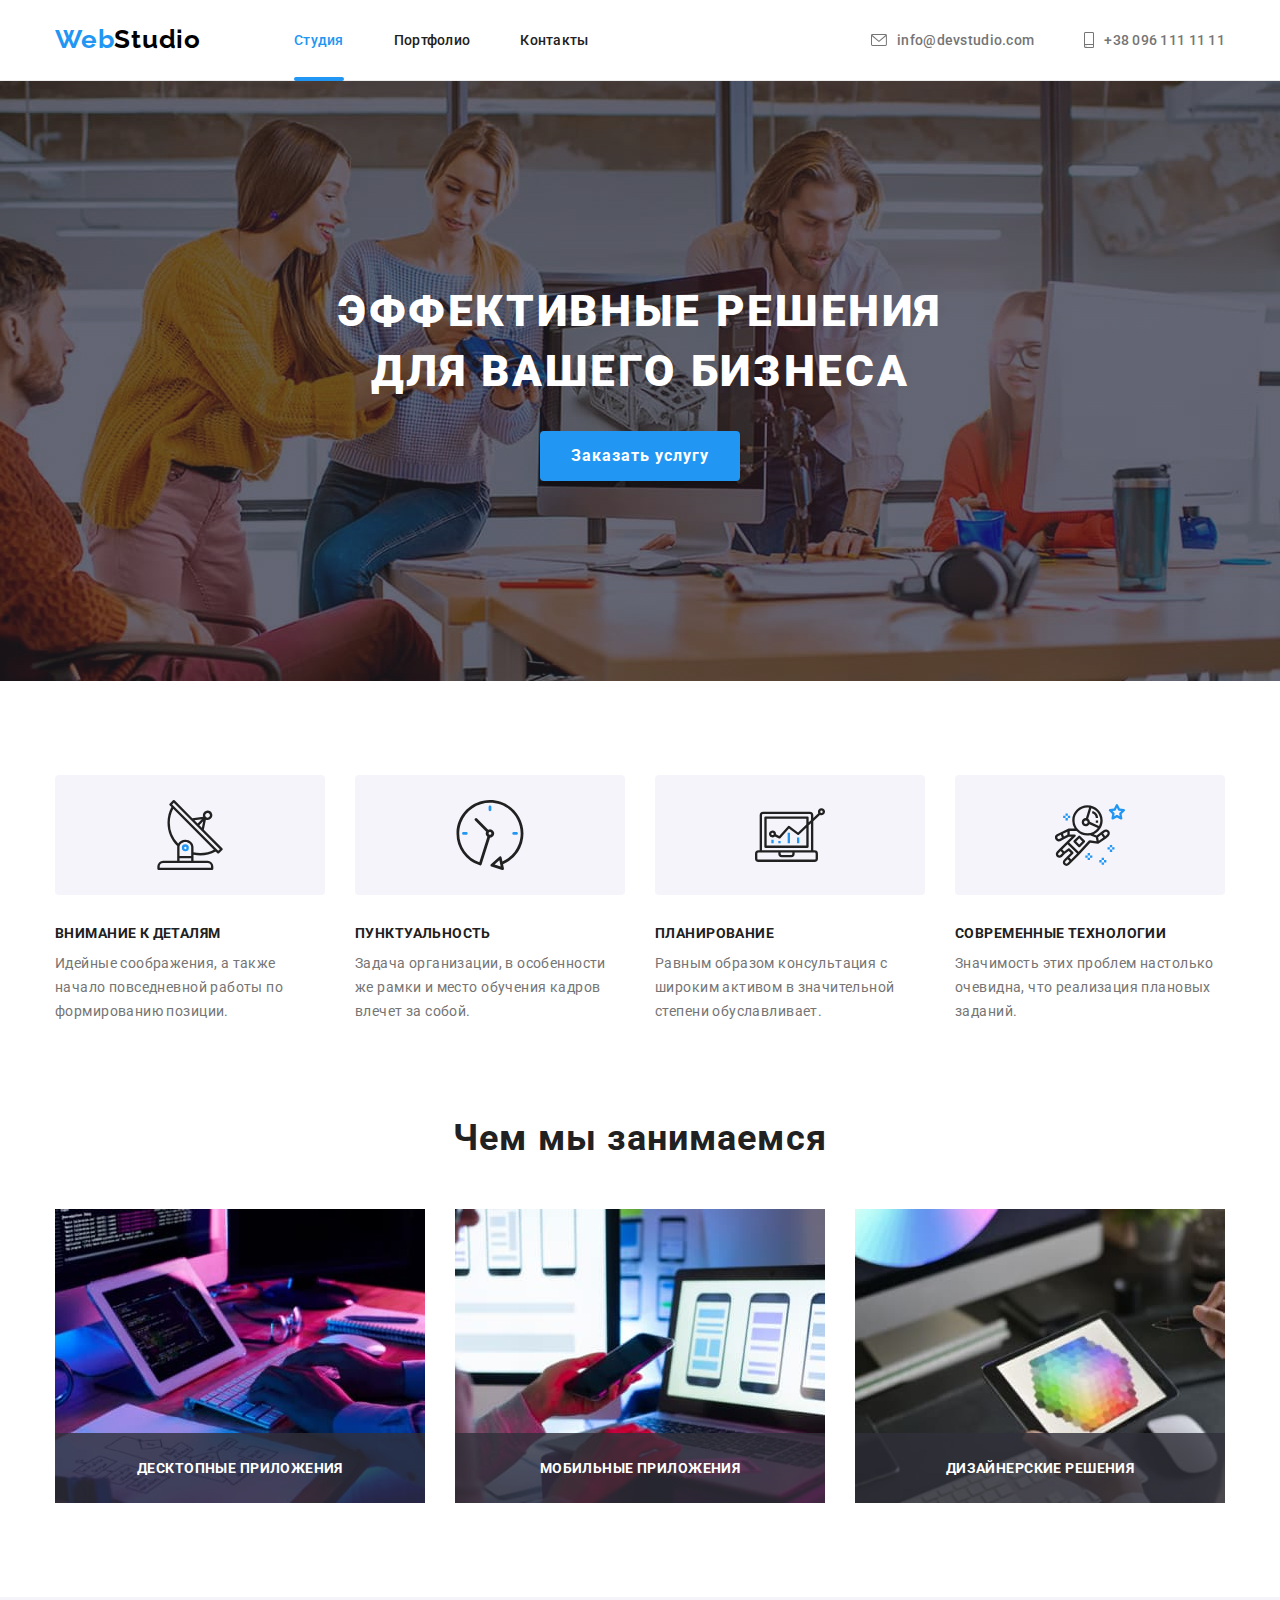
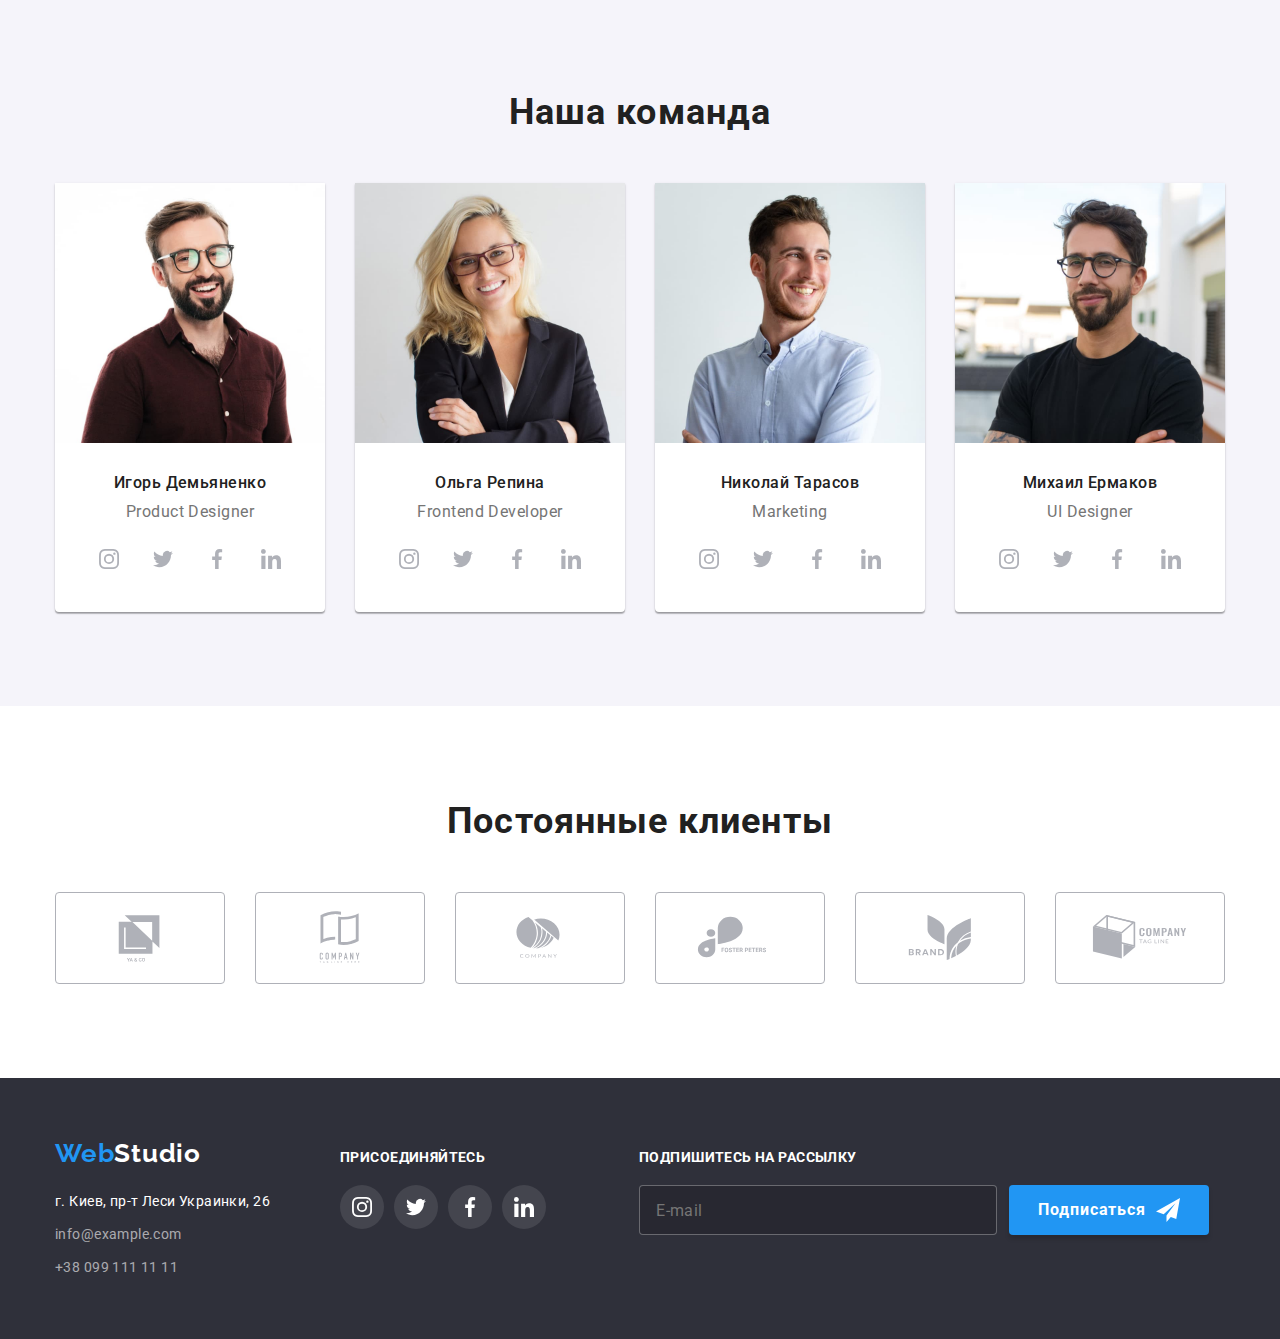
<file: index.html>
<!DOCTYPE html>
<html lang="ru">
    <head>
        <meta charset="UTF-8" />
        <meta http-equiv="X-UA-Compatible" content="IE=edge" />
        <meta name="viewport" content="width=device-width, initial-scale=1.0" />
        <title>goit-markup-hw-07</title>
        <link
            rel="stylesheet"
            href="https://cdnjs.cloudflare.com/ajax/libs/modern-normalize/1.1.0/modern-normalize.min.css"
        />
        <link rel="preconnect" href="https://fonts.googleapis.com" />
        <link rel="preconnect" href="https://fonts.gstatic.com" crossorigin />
        <link
            href="https://fonts.googleapis.com/css2?family=Raleway:wght@700&family=Roboto:wght@400;500;700;900&display=swap"
            rel="stylesheet"
        />
        <link rel="stylesheet" href="./css/main.min.css" />
    </head>

    <body>
        <!-- Шапка -->
        <header class="header">
            <!-- Навигация -->

            <div class="container header__container">
                <nav class="header__nav">
                    <a class="logo header__logo" href="" lang="en"
                        >Web<span class="header__logo--color">Studio</span>
                    </a>
                    <ul class="site-nav__list">
                        <li class="site-nav__item">
                            <a class="site-nav__link site-nav__link--active" href="./index.html">Студия</a>
                        </li>

                        <li class="site-nav__item">
                            <a class="site-nav__link" href="./portfolio.html">Портфолио</a>
                        </li>

                        <li class="site-nav__item">
                            <a class="site-nav__link" href="">Контакты</a>
                        </li>
                    </ul>
                </nav>

                <!-- Контакты -->

                <ul class="header-contacts">
                    <li class="header-contacts__item">
                        <a class="header-contacts__link" href="mailto:info@devstudio.com">
                            <svg class="header-contacts__icon" width="16" height="12">
                                <use href="./images/sprite.svg#icon-envelope"></use>
                            </svg>
                            info@devstudio.com
                        </a>
                    </li>
                    <li class="header-contacts__item">
                        <a class="header-contacts__link" href="tel:+380961111111">
                            <svg class="header-contacts__icon" width="10" height="16">
                                <use href="./images/sprite.svg#icon-smartphone"></use>
                            </svg>
                            +38 096 111 11 11
                        </a>
                    </li>
                </ul>
            </div>
        </header>
        <main>
            <!-- Герой -->

            <section class="hero section">
                <div class="container">
                    <h1 class="hero__title">Эффективные решения для вашего бизнеса</h1>
                    <button class="button hero__button" type="button" data-modal-open>Заказать услугу</button>
                </div>
            </section>

            <!-- Особенности -->

            <section class="features section">
                <div class="container">
                    <h2 class="visually-hidden">Особенности</h2>
                    <ul class="features__list">
                        <li class="features__item">
                            <div class="features__thumb">
                                <svg class="features__icon" width="70" height="70">
                                    <use href="./images/sprite.svg#icon-antenna"></use>
                                </svg>
                            </div>
                            <h3 class="features__title">Внимание к деталям</h3>
                            <p class="features__text">
                                Идейные соображения, а также начало повседневной работы по формированию позиции.
                            </p>
                        </li>

                        <li class="features__item">
                            <div class="features__thumb">
                                <svg class="features__icon" width="70" height="70">
                                    <use href="./images/sprite.svg#icon-clock"></use>
                                </svg>
                            </div>
                            <h3 class="features__title">Пунктуальность</h3>
                            <p class="features__text">
                                Задача организации, в особенности же рамки и место обучения кадров влечет за собой.
                            </p>
                        </li>

                        <li class="features__item">
                            <div class="features__thumb">
                                <svg class="features__icon" width="70" height="70">
                                    <use href="./images/sprite.svg#icon-diagram"></use>
                                </svg>
                            </div>
                            <h3 class="features__title">Планирование</h3>
                            <p class="features__text">
                                Равным образом консультация с широким активом в значительной степени обуславливает.
                            </p>
                        </li>

                        <li class="features__item">
                            <div class="features__thumb">
                                <svg class="features__icon" width="70" height="70">
                                    <use href="./images/sprite.svg#icon-astronaut"></use>
                                </svg>
                            </div>
                            <h3 class="features__title">Современные технологии</h3>
                            <p class="features__text">
                                Значимость этих проблем настолько очевидна, что реализация плановых заданий.
                            </p>
                        </li>
                    </ul>
                </div>
            </section>

            <!-- Чем мы занимаемся -->

            <section class="works section">
                <div class="container">
                    <h2 class="works__title">Чем мы занимаемся</h2>
                    <ul class="works__list">
                        <li class="works__item">
                            <img
                                class="works__image"
                                src="./images/studio/we-doing/we-doing-1.jpg"
                                alt="Рабочий стол программиста"
                                width="370"
                                height="294"
                            />
                            <h3 class="works__label">Десктопные приложения</h3>
                        </li>

                        <li class="works__item">
                            <img
                                class="works__image"
                                src="./images/studio/we-doing/we-doing-2.jpg"
                                alt="Веб дизайнер разрабатывает интерфейс мобильного приложения"
                                width="370"
                                height="294"
                            />
                            <h3 class="works__label">Мобильные приложения</h3>
                        </li>

                        <li class="works__item">
                            <img
                                class="works__image"
                                src="./images/studio/we-doing/we-doing-3.jpg"
                                alt="Веб дизайнер подбирает цвета графики"
                                width="370"
                                height="294"
                            />
                            <h3 class="works__label">Дизайнерские решения</h3>
                        </li>
                    </ul>
                </div>
            </section>

            <!-- Наша команда -->

            <section class="team section team--bg">
                <div class="container">
                    <h2 class="team__title">Наша команда</h2>
                    <ul class="team__list">
                        <li class="team__item">
                            <article class="team-member">
                                <img
                                    class="team-member__image"
                                    src="./images/studio/our-team/our-team-1.jpg"
                                    alt="Игорь Демьяненко"
                                    width="270"
                                    height="260"
                                />
                                <div class="team-member__content">
                                    <h3 class="team-member__title">Игорь Демьяненко</h3>
                                    <p class="team-member__text">Product Designer</p>

                                    <ul class="socials-list">
                                        <li class="socials__item">
                                            <a
                                                class="socials__link team__link--decor"
                                                href="https://www.instagram.com/"
                                                target="_blank"
                                                rel="noopener noreferrer nofollow"
                                            >
                                                <svg
                                                    class="socials__icon team__icon--decor icon"
                                                    width="20"
                                                    height="20"
                                                >
                                                    <use href="./images/sprite.svg#icon-instagram"></use>
                                                </svg>
                                            </a>
                                        </li>

                                        <li class="socials__item">
                                            <a
                                                class="socials__link team__link--decor"
                                                href="https://www.twitter.com/"
                                                target="_blank"
                                                rel="noopener noreferrer nofollow"
                                            >
                                                <svg
                                                    class="socials__icon team__icon--decor icon"
                                                    width="20"
                                                    height="20"
                                                >
                                                    <use href="./images/sprite.svg#icon-twitter"></use>
                                                </svg>
                                            </a>
                                        </li>

                                        <li class="socials__item">
                                            <a
                                                class="socials__link team__link--decor"
                                                href="https://www.facebook.com/"
                                                target="_blank"
                                                rel="noopener noreferrer nofollow"
                                            >
                                                <svg
                                                    class="socials__icon team__icon--decor icon"
                                                    width="20"
                                                    height="20"
                                                >
                                                    <use href="./images/sprite.svg#icon-facebook"></use>
                                                </svg>
                                            </a>
                                        </li>

                                        <li class="socials__item">
                                            <a
                                                class="socials__link team__link--decor"
                                                href="https://www.linkedin.com/"
                                                target="_blank"
                                                rel="noopener noreferrer nofollow"
                                            >
                                                <svg
                                                    class="socials__icon team__icon--decor icon"
                                                    width="20"
                                                    height="20"
                                                >
                                                    <use href="./images/sprite.svg#icon-linkedin"></use>
                                                </svg>
                                            </a>
                                        </li>
                                    </ul>
                                </div>
                            </article>
                        </li>

                        <li class="team__item">
                            <article class="team-member">
                                <img
                                    class="team-member__image"
                                    src="./images/studio/our-team/our-team-2.jpg"
                                    alt="Ольга Репина"
                                    width="270"
                                    height="260"
                                />
                                <div class="team-member__content">
                                    <h3 class="team-member__title">Ольга Репина</h3>
                                    <p class="team-member__text">Frontend Developer</p>

                                    <ul class="socials-list">
                                        <li class="socials__item">
                                            <a
                                                class="socials__link team__link--decor"
                                                href="https://www.instagram.com/"
                                                target="_blank"
                                                rel="noopener noreferrer nofollow"
                                            >
                                                <svg
                                                    class="socials__icon team__icon--decor icon"
                                                    width="20"
                                                    height="20"
                                                >
                                                    <use href="./images/sprite.svg#icon-instagram"></use>
                                                </svg>
                                            </a>
                                        </li>

                                        <li class="socials__item">
                                            <a
                                                class="socials__link team__link--decor"
                                                href="https://www.twitter.com/"
                                                target="_blank"
                                                rel="noopener noreferrer nofollow"
                                            >
                                                <svg
                                                    class="socials__icon team__icon--decor icon"
                                                    width="20"
                                                    height="20"
                                                >
                                                    <use href="./images/sprite.svg#icon-twitter"></use>
                                                </svg>
                                            </a>
                                        </li>

                                        <li class="socials__item">
                                            <a
                                                class="socials__link team__link--decor"
                                                href="https://www.facebook.com/"
                                                target="_blank"
                                                rel="noopener noreferrer nofollow"
                                            >
                                                <svg
                                                    class="socials__icon team__icon--decor icon"
                                                    width="20"
                                                    height="20"
                                                >
                                                    <use href="./images/sprite.svg#icon-facebook"></use>
                                                </svg>
                                            </a>
                                        </li>

                                        <li class="socials__item">
                                            <a
                                                class="socials__link team__link--decor"
                                                href="https://www.linkedin.com/"
                                                target="_blank"
                                                rel="noopener noreferrer nofollow"
                                            >
                                                <svg
                                                    class="socials__icon team__icon--decor icon"
                                                    width="20"
                                                    height="20"
                                                >
                                                    <use href="./images/sprite.svg#icon-linkedin"></use>
                                                </svg>
                                            </a>
                                        </li>
                                    </ul>
                                </div>
                            </article>
                        </li>

                        <li class="team__item">
                            <article class="team-member">
                                <img
                                    class="team-member__image"
                                    src="./images/studio/our-team/our-team-3.jpg"
                                    alt="Николай Тарасов"
                                    width="270"
                                    height="260"
                                />
                                <div class="team-member__content">
                                    <h3 class="team-member__title">Николай Тарасов</h3>
                                    <p class="team-member__text">Marketing</p>

                                    <ul class="socials-list">
                                        <li class="socials__item">
                                            <a
                                                class="socials__link team__link--decor"
                                                href="https://www.instagram.com/"
                                                target="_blank"
                                                rel="noopener noreferrer nofollow"
                                            >
                                                <svg
                                                    class="socials__icon team__icon--decor icon"
                                                    width="20"
                                                    height="20"
                                                >
                                                    <use href="./images/sprite.svg#icon-instagram"></use>
                                                </svg>
                                            </a>
                                        </li>

                                        <li class="socials__item">
                                            <a
                                                class="socials__link team__link--decor"
                                                href="https://www.twitter.com/"
                                                target="_blank"
                                                rel="noopener noreferrer nofollow"
                                            >
                                                <svg
                                                    class="socials__icon team__icon--decor icon"
                                                    width="20"
                                                    height="20"
                                                >
                                                    <use href="./images/sprite.svg#icon-twitter"></use>
                                                </svg>
                                            </a>
                                        </li>

                                        <li class="socials__item">
                                            <a
                                                class="socials__link team__link--decor"
                                                href="https://www.facebook.com/"
                                                target="_blank"
                                                rel="noopener noreferrer nofollow"
                                            >
                                                <svg
                                                    class="socials__icon team__icon--decor icon"
                                                    width="20"
                                                    height="20"
                                                >
                                                    <use href="./images/sprite.svg#icon-facebook"></use>
                                                </svg>
                                            </a>
                                        </li>

                                        <li class="socials__item">
                                            <a
                                                class="socials__link team__link--decor"
                                                href="https://www.linkedin.com/"
                                                target="_blank"
                                                rel="noopener noreferrer nofollow"
                                            >
                                                <svg
                                                    class="socials__icon team__icon--decor icon"
                                                    width="20"
                                                    height="20"
                                                >
                                                    <use href="./images/sprite.svg#icon-linkedin"></use>
                                                </svg>
                                            </a>
                                        </li>
                                    </ul>
                                </div>
                            </article>
                        </li>

                        <li class="team__item">
                            <article class="team-member">
                                <img
                                    class="team-member__image"
                                    src="./images/studio/our-team/our-team-4.jpg"
                                    alt="Михаил Ермаков"
                                    width="270"
                                    height="260"
                                />
                                <div class="team-member__content">
                                    <h3 class="team-member__title">Михаил Ермаков</h3>
                                    <p class="team-member__text">UI Designer</p>

                                    <ul class="socials-list">
                                        <li class="socials__item">
                                            <a
                                                class="socials__link team__link--decor"
                                                href="https://www.instagram.com/"
                                                target="_blank"
                                                rel="noopener noreferrer nofollow"
                                            >
                                                <svg
                                                    class="socials__icon team__icon--decor icon"
                                                    width="20"
                                                    height="20"
                                                >
                                                    <use href="./images/sprite.svg#icon-instagram"></use>
                                                </svg>
                                            </a>
                                        </li>

                                        <li class="socials__item">
                                            <a
                                                class="socials__link team__link--decor"
                                                href="https://www.twitter.com/"
                                                target="_blank"
                                                rel="noopener noreferrer nofollow"
                                            >
                                                <svg
                                                    class="socials__icon team__icon--decor icon"
                                                    width="20"
                                                    height="20"
                                                >
                                                    <use href="./images/sprite.svg#icon-twitter"></use>
                                                </svg>
                                            </a>
                                        </li>

                                        <li class="socials__item">
                                            <a
                                                class="socials__link team__link--decor"
                                                href="https://www.facebook.com/"
                                                target="_blank"
                                                rel="noopener noreferrer nofollow"
                                            >
                                                <svg
                                                    class="socials__icon team__icon--decor icon"
                                                    width="20"
                                                    height="20"
                                                >
                                                    <use href="./images/sprite.svg#icon-facebook"></use>
                                                </svg>
                                            </a>
                                        </li>

                                        <li class="socials__item">
                                            <a
                                                class="socials__link team__link--decor"
                                                href="https://www.linkedin.com/"
                                                target="_blank"
                                                rel="noopener noreferrer nofollow"
                                            >
                                                <svg
                                                    class="socials__icon team__icon--decor icon"
                                                    width="20"
                                                    height="20"
                                                >
                                                    <use href="./images/sprite.svg#icon-linkedin"></use>
                                                </svg>
                                            </a>
                                        </li>
                                    </ul>
                                </div>
                            </article>
                        </li>
                    </ul>
                </div>
            </section>

            <!-- Постоянные клиенты -->

            <section class="clients section">
                <div class="container">
                    <h2 class="clients__title">Постоянные клиенты</h2>

                    <ul class="clients__list">
                        <li class="clients__item">
                            <a class="clients__link" href="">
                                <svg class="clients__icon" width="106" height="60">
                                    <use href="./images/sprite.svg#icon-client-1"></use>
                                </svg>
                            </a>
                        </li>

                        <li class="clients__item">
                            <a class="clients__link" href="">
                                <svg class="clients__icon" width="106" height="60">
                                    <use href="./images/sprite.svg#icon-client-2"></use>
                                </svg>
                            </a>
                        </li>

                        <li class="clients__item">
                            <a class="clients__link" href="">
                                <svg class="clients__icon" width="106" height="60">
                                    <use href="./images/sprite.svg#icon-client-3"></use>
                                </svg>
                            </a>
                        </li>

                        <li class="clients__item">
                            <a class="clients__link" href="">
                                <svg class="clients__icon" width="106" height="60">
                                    <use href="./images/sprite.svg#icon-client-4"></use>
                                </svg>
                            </a>
                        </li>

                        <li class="clients__item">
                            <a class="clients__link" href="">
                                <svg class="clients__icon" width="106" height="60">
                                    <use href="./images/sprite.svg#icon-client-5"></use>
                                </svg>
                            </a>
                        </li>

                        <li class="clients__item">
                            <a class="clients__link" href="">
                                <svg class="clients__icon" width="106" height="60">
                                    <use href="./images/sprite.svg#icon-client-6"></use>
                                </svg>
                            </a>
                        </li>
                    </ul>
                </div>
            </section>
        </main>

        <!-- Футер -->

        <footer class="footer">
            <div class="container footer__container">
                <div class="footer-contacts">
                    <a class="logo footer__logo" href="" lang="en"
                        >Web<span class="footer__logo--color">Studio</span>
                    </a>

                    <!-- Контакты -->
                    <address class="address">
                        <ul class="footer-contacts__list">
                            <li class="footer-contacts__item">
                                <a
                                    class="footer-contacts__adds"
                                    href="https://goo.gl/maps/hov3UNKiMbJjnXm66"
                                    target="_blank"
                                    rel="noopener noreferrer nofollow"
                                >
                                    г. Киев, пр-т Леси Украинки, 26
                                </a>
                            </li>

                            <li class="footer-contacts__item">
                                <a class="footer-contacts__mail" href="mailto:info@example.com">info@example.com</a>
                            </li>

                            <li class="footer-contacts__item">
                                <a class="footer-contacts__tel" href="tel:+380991111111">+38 099 111 11 11</a>
                            </li>
                        </ul>
                    </address>
                </div>

                <!-- Footer socials -->

                <div class="footer-socials">
                    <b class="footer__title">Присоединяйтесь</b>
                    <ul class="socials-list">
                        <li class="socials__item">
                            <a
                                class="socials__link footer-socials__link--decor"
                                href="https://www.instagram.com/"
                                target="_blank"
                                rel="noopener noreferrer nofollow"
                            >
                                <svg class="socials__icon footer-socials__icon--decor icon" width="20" height="20">
                                    <use href="./images/sprite.svg#icon-instagram"></use>
                                </svg>
                            </a>
                        </li>
                        <li class="socials__item">
                            <a
                                class="socials__link footer-socials__link--decor"
                                href="https://twitter.com/"
                                target="_blank"
                                rel="noopener noreferrer nofollow"
                            >
                                <svg class="socials__icon footer-socials__icon--decor icon" width="20" height="20">
                                    <use href="./images/sprite.svg#icon-twitter"></use>
                                </svg>
                            </a>
                        </li>
                        <li class="socials__item">
                            <a
                                class="socials__link footer-socials__link--decor"
                                href="https://www.facebook.com/"
                                target="_blank"
                                rel="noopener noreferrer nofollow"
                                ><svg class="socials__icon footer-socials__icon--decor icon" width="20" height="20">
                                    <use href="./images/sprite.svg#icon-facebook"></use>
                                </svg>
                            </a>
                        </li>
                        <li class="socials__item">
                            <a
                                class="socials__link footer-socials__link--decor"
                                href="https://www.linkedin.com/"
                                target="_blank"
                                rel="noopener noreferrer nofollow"
                            >
                                <svg class="socials__icon footer-socials__icon--decor icon" width="20" height="20">
                                    <use href="./images/sprite.svg#icon-linkedin"></use>
                                </svg>
                            </a>
                        </li>
                    </ul>
                </div>

                <!-- Подписка в Футере -->

                <div class="subscribe">
                    <b class="footer__title">Подпишитесь на рассылку</b>
                    <form class="subscribe__form">
                        <input class="subscribe__input" type="email" name="mail" placeholder="E-mail" />

                        <button class="button subscribe__button">
                            Подписаться
                            <svg class="subscribe__icon" width="24" height="24">
                                <use href="./images/icons.svg#icon-send"></use>
                            </svg>
                        </button>
                    </form>
                </div>
            </div>
        </footer>

        <!-- Бэкдроп и модальное окно -->

        <div class="backdrop is-hidden" data-modal>
            <div class="modal">
                <button class="button-close button-close--decor" type="button" data-modal-close>
                    <svg class="button-close__icon" width="18" height="18">
                        <use href="./images/icons.svg#icon-close"></use>
                    </svg>
                </button>

                <!-- Модальное окно -->

                <b class="form__title">Оставьте свои данные, мы вам перезвоним</b>
                <form class="form">
                    <label class="form__field">
                        <span class="form__label">Имя</span>
                        <input class="form__input" type="text" name="name" />
                        <svg class="form__icon" width="18" height="18">
                            <use href="./images/icons.svg#icon-person"></use>
                        </svg>
                    </label>

                    <label class="form__field">
                        <span class="form__label">Телефон</span>
                        <input class="form__input" type="tel" name="tel" />
                        <svg class="form__icon" width="18" height="18">
                            <use href="./images/icons.svg#icon-phone"></use>
                        </svg>
                    </label>

                    <label class="form__field">
                        <span class="form__label">Почта</span>
                        <input class="form__input" type="email" name="email" />
                        <svg class="form__icon" width="18" height="18">
                            <use href="./images/icons.svg#icon-email"></use>
                        </svg>
                    </label>

                    <label class="form__field comment">
                        <span class="form__label">Комментарий</span>
                        <textarea class="comment__text" name="comment" placeholder="Введите текст"></textarea>
                    </label>

                    <label class="form__field checkbox">
                        <input class="checkbox visually-hidden" type="checkbox" name="policy" />
                        <svg class="checkbox__icon" width="16" height="15">
                            <use href="./images/icons.svg#icon-check"></use>
                        </svg>
                        <span class="checkbox__label"
                            >Соглашаюсь с рассылкой и принимаю &nbsp;
                            <a class="checkbox__policy checkbox__policy--decor-link" href="">Условия договора</a>
                        </span>
                    </label>

                    <button class="button form__button" type="submit">Отправить</button>
                </form>
            </div>
        </div>

        <script src="./js/modal.js"></script>
    </body>
</html>
</file>
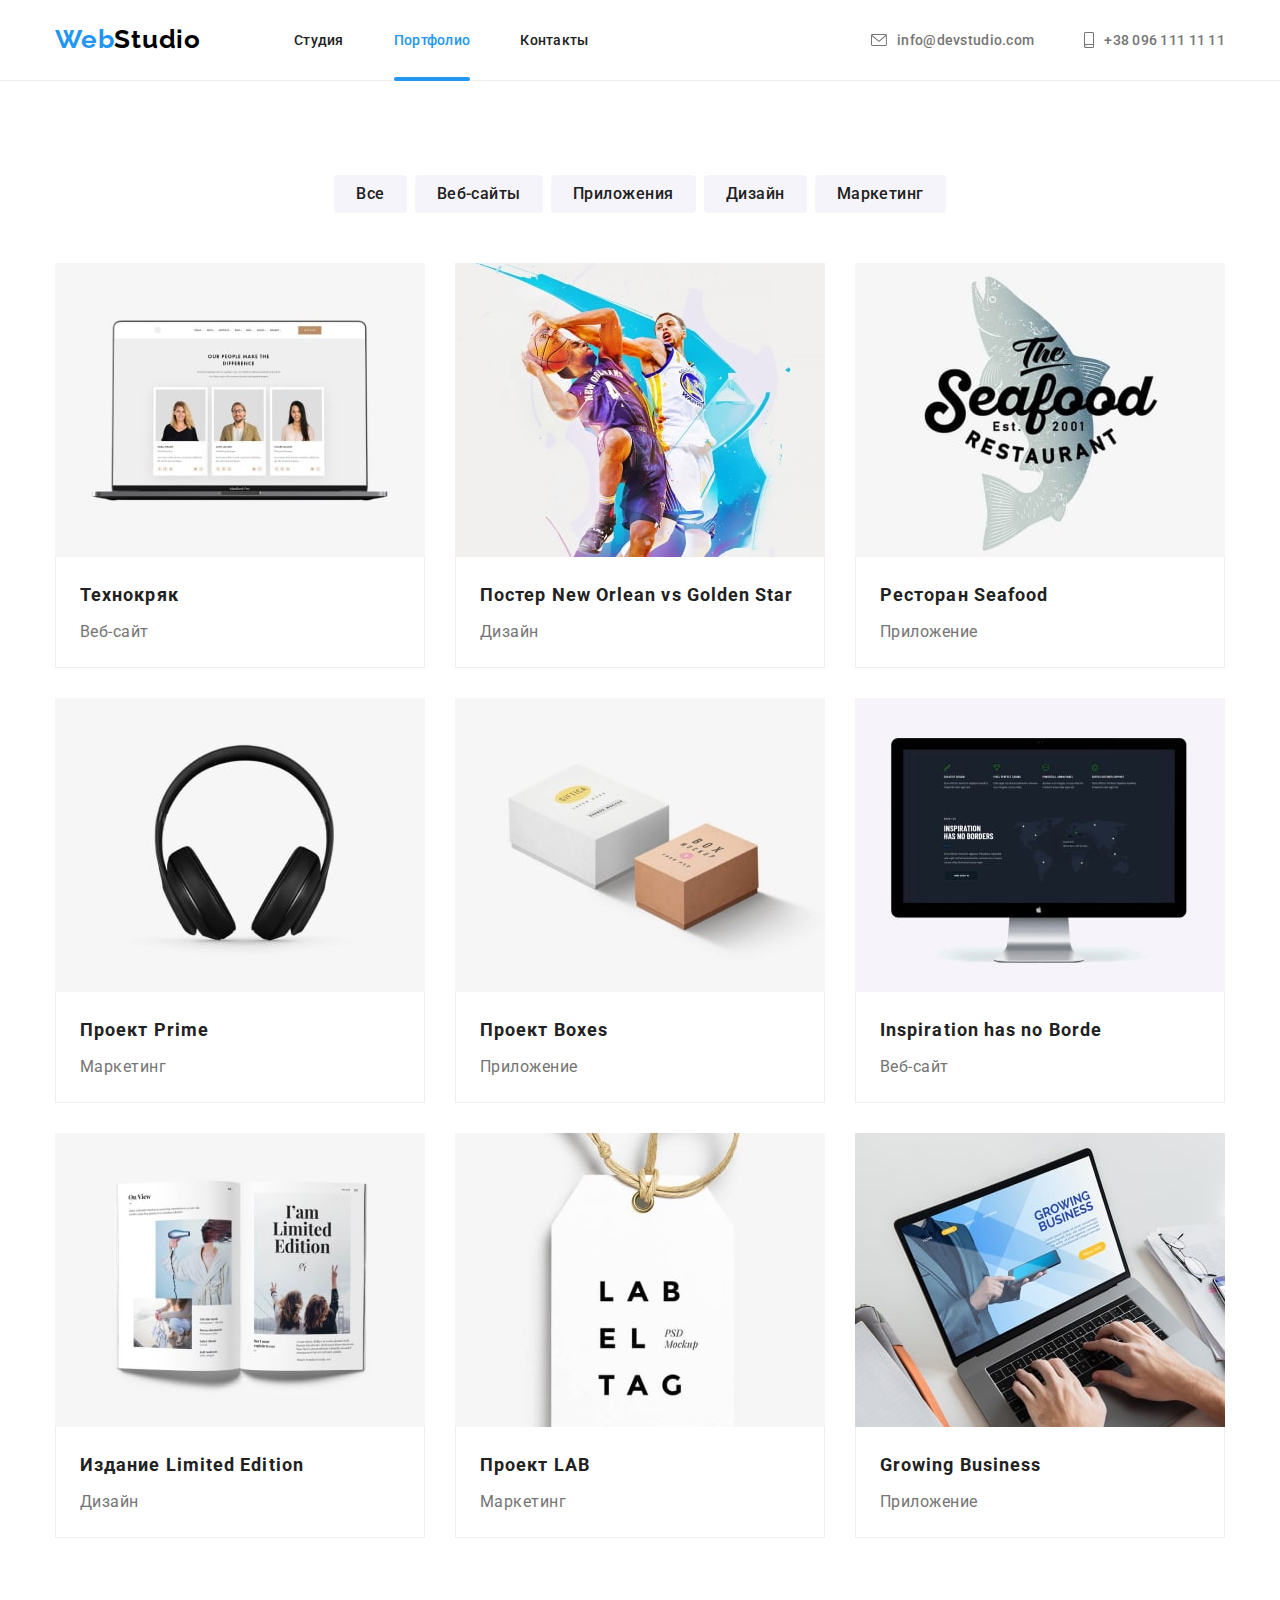
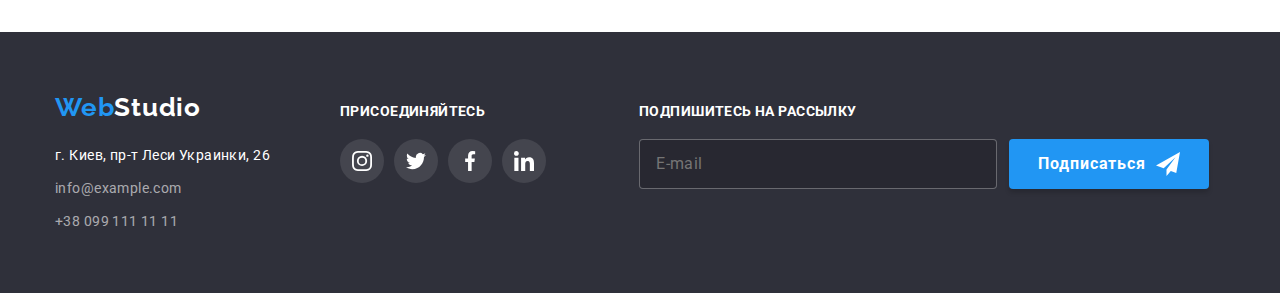
<file: portfolio.html>
<!DOCTYPE html>
<html lang="ru">
    <head>
        <meta charset="UTF-8" />
        <meta http-equiv="X-UA-Compatible" content="IE=edge" />
        <meta name="viewport" content="width=device-width, initial-scale=1.0" />
        <title>goit-markup-hw-02</title>
        <link
            rel="stylesheet"
            href="https://cdnjs.cloudflare.com/ajax/libs/modern-normalize/1.1.0/modern-normalize.min.css"
        />
        <link rel="preconnect" href="https://fonts.googleapis.com" />
        <link rel="preconnect" href="https://fonts.gstatic.com" crossorigin />
        <link
            href="https://fonts.googleapis.com/css2?family=Raleway:wght@700&family=Roboto:wght@400;500;700;900&display=swap"
            rel="stylesheet"
        />
        <link rel="stylesheet" href="./css/main.min.css" />
    </head>

    <body>
        <!-- Шапка -->
        <header class="header">
            <!-- Навигация -->

            <div class="container header__container">
                <nav class="header__nav">
                    <a class="logo header__logo link" href="" lang="en"
                        >Web<span class="header__logo--color">Studio</span>
                    </a>
                    <ul class="site-nav__list">
                        <li class="site-nav__item">
                            <a class="site-nav__link link" href="./index.html">Студия</a>
                        </li>

                        <li class="site-nav__item">
                            <a class="site-nav__link site-nav__link--active link" href="./portfolio.html">Портфолио</a>
                        </li>

                        <li class="site-nav__item">
                            <a class="site-nav__link link" href="">Контакты</a>
                        </li>
                    </ul>
                </nav>

                <!-- Контакты -->

                <ul class="header-contacts">
                    <li class="header-contacts__item">
                        <a class="header-contacts__link link" href="mailto:info@devstudio.com">
                            <svg class="header-contacts__icon" width="16" height="12">
                                <use href="./images/sprite.svg#icon-envelope"></use>
                            </svg>
                            info@devstudio.com
                        </a>
                    </li>
                    <li class="header-contacts__item">
                        <a class="header-contacts__link link" href="tel:+380961111111">
                            <svg class="header-contacts__icon" width="10" height="16">
                                <use href="./images/sprite.svg#icon-smartphone"></use>
                            </svg>
                            +38 096 111 11 11
                        </a>
                    </li>
                </ul>
            </div>
        </header>

        <main>
            <!-- Портфолио -->
            <section class="portfolio section">
                <div class="container">
                    <h1 class="visually-hidden">Портфолио</h1>

                    <!-- Навигация для секции Портфолио -->
                    <nav class="nav">
                        <ul class="nav__list">
                            <li class="nav__item">
                                <button class="nav__button" type="button">Все</button>
                            </li>

                            <li class="nav__item">
                                <button class="nav__button" type="button">Веб-сайты</button>
                            </li>

                            <li class="nav__item">
                                <button class="nav__button" type="button">Приложения</button>
                            </li>

                            <li class="nav__item">
                                <button class="nav__button" type="button">Дизайн</button>
                            </li>

                            <li class="nav__item">
                                <button class="nav__button" type="button">Маркетинг</button>
                            </li>
                        </ul>
                    </nav>

                    <!-- Сетка для карточек Портфолио -->

                    <ul class="card-set card-set--margin">
                        <li class="card-set__item card-set__item--margin">
                            <a class="card-set__link link" href="">
                                <div class="card-set__thumb">
                                    <img
                                        class="card-set__image"
                                        src="./images/portfolio/portfolio-1-min.jpg"
                                        alt="Технокряк"
                                        width="370"
                                        height="294"
                                    />

                                    <div class="overlay">
                                        <p class="card-set__description">
                                            Технокряк это современная площадка распространения коронавируса. Компании
                                            используют эту платформу для цифрового шпионажа и атак на защищённые сервера
                                            конкурентов.
                                        </p>
                                    </div>
                                </div>
                                <div class="card-set__content">
                                    <h2 class="card-set__title">Технокряк</h2>
                                    <p class="card-set__text">Веб-сайт</p>
                                </div>
                            </a>
                        </li>

                        <li class="card-set__item card-set__item--margin">
                            <a class="card-set__link link" href="">
                                <div class="card-set__thumb">
                                    <img
                                        class="card-set__image"
                                        src="./images/portfolio/portfolio-2-min.jpg"
                                        alt="Постер New Orlean vs Golden Star"
                                        width="370"
                                        height="294"
                                    />

                                    <div class="overlay">
                                        <p class="card-set__description">
                                            Технокряк это современная площадка распространения коронавируса. Компании
                                            используют эту платформу для цифрового шпионажа и атак на защищённые сервера
                                            конкурентов.
                                        </p>
                                    </div>
                                </div>

                                <div class="card-set__content">
                                    <h2 class="card-set__title">
                                        Постер <span lang="en">New Orlean vs Golden Star</span>
                                    </h2>
                                    <p class="card-set__text">Дизайн</p>
                                </div>
                            </a>
                        </li>

                        <li class="card-set__item card-set__item--margin">
                            <a class="card-set__link link" href="">
                                <div class="card-set__thumb">
                                    <img
                                        class="card-set__image"
                                        src="./images/portfolio/portfolio-3-min.jpg"
                                        alt="Ресторан Seafood"
                                        width="370"
                                        height="294"
                                    />

                                    <div class="overlay">
                                        <p class="card-set__description">
                                            Технокряк это современная площадка распространения коронавируса. Компании
                                            используют эту платформу для цифрового шпионажа и атак на защищённые сервера
                                            конкурентов.
                                        </p>
                                    </div>
                                </div>

                                <div class="card-set__content">
                                    <h2 class="card-set__title">Ресторан <span lang="en">Seafood</span></h2>
                                    <p class="card-set__text">Приложение</p>
                                </div>
                            </a>
                        </li>

                        <li class="card-set__item card-set__item--margin">
                            <a class="card-set__link link" href="">
                                <div class="card-set__thumb">
                                    <img
                                        class="card-set__image"
                                        src="./images/portfolio/portfolio-4-min.jpg"
                                        alt="Проект Prime"
                                        width="370"
                                        height="294"
                                    />

                                    <div class="overlay">
                                        <p class="card-set__description">
                                            Технокряк это современная площадка распространения коронавируса. Компании
                                            используют эту платформу для цифрового шпионажа и атак на защищённые сервера
                                            конкурентов.
                                        </p>
                                    </div>
                                </div>

                                <div class="card-set__content">
                                    <h2 class="card-set__title">Проект <span lang="en">Prime</span></h2>
                                    <p class="card-set__text">Маркетинг</p>
                                </div>
                            </a>
                        </li>

                        <li class="card-set__item card-set__item--margin">
                            <a class="card-set__link link" href="">
                                <div class="card-set__thumb">
                                    <img
                                        class="card-set__image"
                                        src="./images/portfolio/portfolio-5-min.jpg"
                                        alt="Проект Boxes"
                                        width="370"
                                        height="294"
                                    />

                                    <div class="overlay">
                                        <p class="card-set__description">
                                            Технокряк это современная площадка распространения коронавируса. Компании
                                            используют эту платформу для цифрового шпионажа и атак на защищённые сервера
                                            конкурентов.
                                        </p>
                                    </div>
                                </div>

                                <div class="card-set__content">
                                    <h2 class="card-set__title">Проект <span lang="en">Boxes</span></h2>
                                    <p class="card-set__text">Приложение</p>
                                </div>
                            </a>
                        </li>

                        <li class="card-set__item card-set__item--margin">
                            <a class="card-set__link link" href="">
                                <div class="card-set__thumb">
                                    <img
                                        class="card-set__image"
                                        src="./images/portfolio/portfolio-6-min.jpg"
                                        alt="Inspiration has no Borde"
                                        width="370"
                                        height="294"
                                    />

                                    <div class="overlay">
                                        <p class="card-set__description">
                                            Технокряк это современная площадка распространения коронавируса. Компании
                                            используют эту платформу для цифрового шпионажа и атак на защищённые сервера
                                            конкурентов.
                                        </p>
                                    </div>
                                </div>

                                <div class="card-set__content">
                                    <h2 class="card-set__title" lang="en">Inspiration has no Borde</h2>
                                    <p class="card-set__text">Веб-сайт</p>
                                </div>
                            </a>
                        </li>

                        <li class="card-set__item card-set__item--margin">
                            <a class="card-set__link link" href="">
                                <div class="card-set__thumb">
                                    <img
                                        class="card-set__image"
                                        src="./images/portfolio/portfolio-7-min.jpg"
                                        alt="Издание Limited Edition"
                                        width="370"
                                        height="294"
                                    />

                                    <div class="overlay">
                                        <p class="card-set__description">
                                            Технокряк это современная площадка распространения коронавируса. Компании
                                            используют эту платформу для цифрового шпионажа и атак на защищённые сервера
                                            конкурентов.
                                        </p>
                                    </div>
                                </div>

                                <div class="card-set__content">
                                    <h2 class="card-set__title">Издание <span lang="en">Limited Edition</span></h2>
                                    <p class="card-set__text">Дизайн</p>
                                </div>
                            </a>
                        </li>

                        <li class="card-set__item card-set__item--margin">
                            <a class="card-set__link link" href="">
                                <div class="card-set__thumb">
                                    <img
                                        class="card-set__image"
                                        src="./images/portfolio/portfolio-8-min.jpg"
                                        alt="Проект LAB"
                                        width="370"
                                        height="294"
                                    />

                                    <div class="overlay">
                                        <p class="card-set__description">
                                            Технокряк это современная площадка распространения коронавируса. Компании
                                            используют эту платформу для цифрового шпионажа и атак на защищённые сервера
                                            конкурентов.
                                        </p>
                                    </div>
                                </div>

                                <div class="card-set__content">
                                    <h2 class="card-set__title">Проект LAB</h2>
                                    <p class="card-set__text">Маркетинг</p>
                                </div>
                            </a>
                        </li>

                        <li class="card-set__item card-set__item--margin">
                            <a class="card-set__link link" href="">
                                <div class="card-set__thumb">
                                    <img
                                        class="card-set__image"
                                        src="./images/portfolio/portfolio-9-min.jpg"
                                        alt="Growing Business"
                                        width="370"
                                        height="294"
                                    />

                                    <div class="overlay">
                                        <p class="card-set__description">
                                            Технокряк это современная площадка распространения коронавируса. Компании
                                            используют эту платформу для цифрового шпионажа и атак на защищённые сервера
                                            конкурентов.
                                        </p>
                                    </div>
                                </div>

                                <div class="card-set__content">
                                    <h2 class="card-set__title" lang="en">Growing Business</h2>
                                    <p class="card-set__text">Приложение</p>
                                </div>
                            </a>
                        </li>
                    </ul>
                </div>
            </section>
        </main>

        <!-- Футер -->
        <footer class="footer">
            <div class="container footer__container">
                <div class="footer-contacts">
                    <a class="logo footer__logo link" href="" lang="en"
                        >Web<span class="footer__logo--color">Studio</span>
                    </a>

                    <!-- Контакты -->
                    <address class="address">
                        <ul class="footer-contacts__list">
                            <li class="footer-contacts__item">
                                <a
                                    class="footer-contacts__adds link"
                                    href="https://goo.gl/maps/hov3UNKiMbJjnXm66"
                                    target="_blank"
                                    rel="noopener noreferrer nofollow"
                                >
                                    г. Киев, пр-т Леси Украинки, 26
                                </a>
                            </li>

                            <li class="footer-contacts__item">
                                <a class="footer-contacts__mail link" href="mailto:info@example.com"
                                    >info@example.com</a
                                >
                            </li>

                            <li class="footer-contacts__item">
                                <a class="footer-contacts__tel link" href="tel:+380991111111">+38 099 111 11 11</a>
                            </li>
                        </ul>
                    </address>
                </div>

                <!-- Footer socials -->

                <div class="footer-socials">
                    <b class="footer__title">Присоединяйтесь</b>
                    <ul class="socials-list">
                        <li class="socials__item">
                            <a
                                class="socials__link footer-socials__link--decor link"
                                href="https://www.instagram.com/"
                                target="_blank"
                                rel="noopener noreferrer nofollow"
                            >
                                <svg class="socials__icon footer-socials__icon--decor icon" width="20" height="20">
                                    <use href="./images/sprite.svg#icon-instagram"></use>
                                </svg>
                            </a>
                        </li>
                        <li class="socials__item">
                            <a
                                class="socials__link footer-socials__link--decor link"
                                href="https://twitter.com/"
                                target="_blank"
                                rel="noopener noreferrer nofollow"
                            >
                                <svg class="socials__icon footer-socials__icon--decor icon" width="20" height="20">
                                    <use href="./images/sprite.svg#icon-twitter"></use>
                                </svg>
                            </a>
                        </li>
                        <li class="socials__item">
                            <a
                                class="socials__link footer-socials__link--decor link"
                                href="https://www.facebook.com/"
                                target="_blank"
                                rel="noopener noreferrer nofollow"
                                ><svg class="socials__icon footer-socials__icon--decor icon" width="20" height="20">
                                    <use href="./images/sprite.svg#icon-facebook"></use>
                                </svg>
                            </a>
                        </li>
                        <li class="socials__item">
                            <a
                                class="socials__link footer-socials__link--decor link"
                                href="https://www.linkedin.com/"
                                target="_blank"
                                rel="noopener noreferrer nofollow"
                            >
                                <svg class="socials__icon footer-socials__icon--decor icon" width="20" height="20">
                                    <use href="./images/sprite.svg#icon-linkedin"></use>
                                </svg>
                            </a>
                        </li>
                    </ul>
                </div>

                <!-- Подписка в Футере -->

                <div class="subscribe">
                    <b class="footer__title">Подпишитесь на рассылку</b>
                    <form class="subscribe__form">
                        <input class="subscribe__input" type="email" name="mail" placeholder="E-mail" />

                        <button class="button subscribe__button">
                            Подписаться
                            <svg class="subscribe__icon" width="24" height="24">
                                <use href="./images/icons.svg#icon-send"></use>
                            </svg>
                        </button>
                    </form>
                </div>
            </div>
        </footer>
    </body>
</html>
</file>
<file: css/main.min.css>
:root{--main-text-color: #757575;--secondary-text-color: #212121;--third-text-color: #ffffff;--accent-link-color: #2196f3;--main-bg-color: #ffffff;--secondary-bg-color: #f5f4fa;--hero-footer-bg-color: #2f303a;--first-icon-color: #afb1b8;--secondary-icon-color: #ffffff;--section-padding: 94px;--card-set-gap: 30px}.site-nav__list,.socials-list,.card-set,.header-contacts,.features__list,.works__list,.team__list,.clients__list,.footer-contacts__list,.nav__list{margin:0;padding:0;list-style:none}.site-nav__link,.socials__link,.card-set__link,.header__logo,.header-contacts__link,.clients__link,.footer__logo,.footer-contacts__adds,.footer-contacts__mail,.footer-contacts__tel{text-decoration:none}.visually-hidden{position:absolute;width:1px;height:1px;margin:-1px;border:0;padding:0;white-space:nowrap;clip-path:inset(100%);clip:rect(0 0 0 0);overflow:hidden}*,*::before,*::after{box-sizing:border-box;margin:0 auto;padding-left:0;padding-right:0}body{font-family:"Roboto",sans-serif;color:var(--main-text-color);background-color:var(--main-bg-color)}p,h1,h2,h3,h4,h5,h6{margin-top:0;margin-bottom:0}img{display:block;max-width:100%;height:auto}.container{width:1200px;margin:0 auto;padding:0 15px}.section{padding-top:var(--section-padding);padding-bottom:var(--section-padding)}.logo{font-family:"Raleway",sans-serif;font-weight:700;font-size:26px;line-height:1.19231;letter-spacing:.03em;color:var(--accent-link-color)}.site-nav__list{display:flex}.site-nav__item:not(:last-child){margin-right:50px}.site-nav__link{transition:color 250ms cubic-bezier(0.4, 0, 0.2, 1);position:relative;display:flex;justify-content:center;align-items:center;padding-top:32px;padding-bottom:32px;font-weight:500;font-size:14px;line-height:1.14286;letter-spacing:.02em;color:var(--secondary-text-color)}.site-nav__link:hover,.site-nav__link:focus{color:var(--accent-link-color)}.site-nav__link--active{color:var(--accent-link-color)}.site-nav__link--active::after{content:"";position:absolute;bottom:-1px;left:0;width:100%;height:4px;background-color:var(--accent-link-color);border-radius:2px}.socials-list{display:flex}.socials__item{width:44px;height:44px}.socials__item:not(:last-child){margin-right:10px}.socials__link{transition:background-color 250ms cubic-bezier(0.4, 0, 0.2, 1);display:flex;justify-content:center;align-items:center;width:100%;height:100%}.socials__link:hover,.socials__link:focus{background-color:var(--accent-link-color)}.socials__icon{margin-left:0;margin-right:0}.button{transition:background-color 250ms cubic-bezier(0.4, 0, 0.2, 1);display:block;margin:0 auto;min-width:200px;min-height:50px;font-weight:700;font-size:16px;line-height:1.875;letter-spacing:.06em;text-align:center;color:var(--third-text-color);background:var(--accent-link-color);box-shadow:0px 4px 4px rgba(0,0,0,0.15);border-radius:4px;border:none;cursor:pointer}.button:hover,.button:focus{background-color:#188ce8}.backdrop.is-hidden{visibility:hidden;opacity:0;pointer-events:none}.backdrop{position:fixed;top:0;left:0;transition:visibility 250ms cubic-bezier(0.4, 0, 0.2, 1),opacity 250ms cubic-bezier(0.4, 0, 0.2, 1);width:100vw;height:100vh;background-color:rgba(0,0,0,0.2)}.modal{position:absolute;top:50%;left:50%;transform:translate(-50%, -50%);width:528px;padding:40px;background-color:var(--main-bg-color);box-shadow:0px 1px 3px rgba(0,0,0,0.12),0px 1px 1px rgba(0,0,0,0.14),0px 2px 1px rgba(0,0,0,0.2);border-radius:4px}.form__title{display:block;margin-bottom:28px;font-weight:700;font-size:20px;line-height:1.15;letter-spacing:.03em;text-align:center;color:var(--secondary-text-color)}.form{display:block}.form__field{position:relative;display:block;margin-bottom:10px}.form__label{display:inline-block;margin-bottom:4px;font-weight:400;font-size:12px;line-height:1.16667;letter-spacing:.01em;color:var(--main-text-color)}.form__input{width:100%;height:40px;padding-left:42px;transition:border-color 250ms cubic-bezier(0.4, 0, 0.2, 1);font-weight:500;font-size:14px;line-height:1.71429;letter-spacing:.03em;color:#2e2e2e;border:1px solid rgba(33,33,33,0.2);border-radius:4px;outline:none;cursor:pointer}.form__input:focus-within,.form__input:hover{border-color:var(--accent-link-color)}.form__icon{position:absolute;top:50%;left:12px;transition:fill 250ms cubic-bezier(0.4, 0, 0.2, 1)}.form__field:focus-within .form__icon,.form__field:hover .form__icon{fill:var(--accent-link-color)}.form__button{display:block;margin-left:auto;margin-right:auto;transition:background-color 250ms cubic-bezier(0.4, 0, 0.2, 1)}.button-close{position:absolute;top:8px;right:8px;width:30px;height:30px;cursor:pointer}.button-close--decor{background-color:var(--main-bg-color);border:1px solid rgba(0,0,0,0.1);border-radius:50%}.button-close__icon{position:absolute;top:50%;left:50%;transform:translate(-50%, -50%);transition:fill 250ms cubic-bezier(0.4, 0, 0.2, 1)}.button-close:hover .button-close__icon,.button-close:focus .button-close__icon{fill:var(--accent-link-color)}.comment{margin-bottom:20px}.comment__text{transition:border-color 250ms cubic-bezier(0.4, 0, 0.2, 1);width:100%;height:120px;padding:12px 16px;font-weight:500;font-size:14px;line-height:1.71429;letter-spacing:.03em;color:#2e2e2e;resize:none;border:1px solid rgba(33,33,33,0.2);border-radius:4px;outline:none;cursor:pointer}.comment__text::placeholder{font-weight:400;font-size:12px;line-height:1.16667;letter-spacing:.01em;color:rgba(117,117,117,0.5)}.comment__text:focus-within,.comment__text:hover{border-color:var(--accent-link-color)}.checkbox{display:flex;justify-content:center;align-items:center;margin-bottom:30px;padding-left:10px;padding-right:10px}.checkbox__icon{width:16px;height:15px;margin:0px 7px 0px 0px;transition:border-color 250ms cubic-bezier(0.4, 0, 0.2, 1),background-color 250ms cubic-bezier(0.4, 0, 0.2, 1),fill 250ms cubic-bezier(0.4, 0, 0.2, 1);fill:var(--main-bg-color);border:2px solid var(--secondary-text-color);border-radius:2px}.checkbox:checked+.checkbox__icon{border-color:var(--accent-link-color);background-color:var(--accent-link-color);fill:var(--secondary-icon-color);background-origin:border-box}.checkbox__label{display:flex;justify-content:center;align-items:center;font-weight:400;font-size:14px;line-height:1.71429;letter-spacing:.03em;color:var(--main-text-color)}.checkbox__policy--decor-link{text-decoration-line:underline;color:var(--accent-link-color)}.card-set{display:flex;flex-wrap:wrap}.card-set--margin{margin-right:calc(-1 * var(--card-set-gap));margin-bottom:calc(-1 * var(--card-set-gap))}.card-set__item--margin{flex-basis:calc(100% / 3 - var(--card-set-gap));margin-right:var(--card-set-gap);margin-bottom:var(--card-set-gap)}.card-set__link{transition:box-shadow 250ms cubic-bezier(0.4, 0, 0.2, 1);display:block}.card-set__link:hover,.card-set__link:focus{box-shadow:0px 1px 1px rgba(0,0,0,0.12),0px 4px 4px rgba(0,0,0,0.06),1px 4px 6px rgba(0,0,0,0.16)}.card-set__thumb{position:relative;overflow:hidden}.card-set__description{padding:63px 24px;font-weight:400;font-size:18px;line-height:1.55556;letter-spacing:.03em;color:var(--third-text-color)}.card-set__content{padding:20px 24px;border:1px solid #eeeeee;border-top:unset}.card-set__title{margin-bottom:4px;font-weight:700;font-size:18px;line-height:2;letter-spacing:.06em;color:var(--secondary-text-color)}.card-set__text{font-weight:400;font-size:16px;line-height:1.875;letter-spacing:.03em;color:var(--main-text-color)}.overlay{position:absolute;top:0;left:0;width:100%;height:100%;background-color:rgba(33,150,243,0.9);transform:translateY(100%);opacity:0;transition:transform 250ms cubic-bezier(0.4, 0, 0.2, 1),opacity 250ms cubic-bezier(0.4, 0, 0.2, 1)}.card-set__link:hover .overlay,.card-set__link:focus .overlay{transform:translateY(0);opacity:1}.header{border-color:var(--main-bg-color);border-bottom:1px solid #ececec}.header__container{display:flex;justify-content:center;align-items:center}.header__nav{display:flex;align-items:center;margin-left:0;margin-right:0}.header__logo{margin-right:93px;padding-top:24px;padding-bottom:25px}.header__logo--color{color:#000000}.header-contacts{display:flex;justify-content:center;align-items:center;margin-right:0;margin-left:auto}.header-contacts__item:not(:last-child){margin-right:50px}.header-contacts__link{transition:color 250ms cubic-bezier(0.4, 0, 0.2, 1);display:flex;justify-content:center;align-items:center;padding-top:32px;padding-bottom:32px;font-weight:500;font-size:14px;line-height:1.14286;letter-spacing:.02em;color:var(--main-text-color)}.header-contacts__link:hover,.header-contacts__link:focus{color:var(--accent-link-color)}.header-contacts__icon{transition:fill 250ms cubic-bezier(0.4, 0, 0.2, 1);margin-right:10px;fill:currentColor}.header-contacts__link:hover .header-contacts__icon,.header-contacts__link:focus .header-contacts__icon{fill:currentColor}.hero{background:var(--hero-footer-bg-color);padding-top:200px;padding-bottom:200px;max-width:1600px;margin-left:auto;margin-right:auto;background-image:linear-gradient(rgba(47,48,58,0.4), rgba(47,48,58,0.4)),url(../images/background-header.jpg);background-repeat:no-repeat;background-position:center;background-size:cover}.hero__title{margin-bottom:30px;width:696px;font-weight:900;font-size:44px;line-height:1.36364;letter-spacing:.06em;text-align:center;text-transform:uppercase;color:var(--third-text-color)}.features{padding-bottom:0}.features__list{display:flex;align-items:center}.features__item{margin-left:0;margin-right:0}.features__item:not(:last-child){margin-right:30px}.features__thumb{background-color:var(--secondary-bg-color);display:flex;justify-content:center;align-items:center;width:270px;height:120px;border-radius:4px;margin-bottom:30px}.features__icon{margin-left:0;margin-right:0}.features__title{margin-bottom:10px;font-weight:700;font-size:14px;line-height:1.14286;letter-spacing:.03em;text-transform:uppercase;color:var(--secondary-text-color)}.features__text{width:270px;font-weight:400;font-size:14px;line-height:1.71429;letter-spacing:.03em}.works__title{margin-bottom:50px;font-weight:700;font-size:36px;line-height:1.16667;letter-spacing:.03em;text-align:center;color:var(--secondary-text-color)}.works__list{display:flex}.works__item{position:relative;width:370px;margin-left:0;margin-right:0}.works__item:not(:last-child){margin-right:30px}.works__label{position:absolute;width:100%;height:70px;bottom:0;display:flex;justify-content:center;align-items:center;margin:0;font-weight:700;font-size:14px;line-height:1.14286;letter-spacing:.03em;text-align:center;text-transform:uppercase;color:var(--third-text-color);background-color:rgba(47,48,58,0.8)}.team--bg{background-color:var(--secondary-bg-color)}.team__title{margin-bottom:50px;font-weight:700;font-size:36px;line-height:1.16667;letter-spacing:.03em;text-align:center;color:var(--secondary-text-color)}.team__list{display:flex}.team__item{border-bottom:1px solid transparent;border-radius:0px 0px 4px 4px;box-shadow:0px 1px 3px rgba(0,0,0,0.12),0px 1px 1px rgba(0,0,0,0.14),0px 2px 1px rgba(0,0,0,0.2);background-color:var(--main-bg-color)}.team__item:not(:last-child){margin-right:30px}.team-member__image{margin-bottom:30px}.team-member__content{text-align:center;padding-left:32px;padding-right:32px;padding-bottom:30px}.team-member__title{margin-bottom:10px;font-weight:500;font-size:16px;line-height:1.1875;letter-spacing:.03em;color:var(--secondary-text-color)}.team-member__text{margin-bottom:16px;font-weight:400;font-size:16px;line-height:1.1875;letter-spacing:.03em}.team__link--decor{border-radius:50%;color:var(--first-icon-color)}.team__icon--decor{transition:fill 250ms cubic-bezier(0.4, 0, 0.2, 1);fill:currentColor}.socials__link:hover .team__icon--decor,.socials__link:focus .team__icon--decor{fill:var(--secondary-icon-color)}.clients__title{display:block;margin-left:0;margin-right:0;margin-bottom:50px;font-weight:700;font-size:36px;line-height:1.16667;letter-spacing:.03em;text-align:center;color:var(--secondary-text-color)}.clients__list{display:flex}.clients__item{width:170px;height:92px}.clients__item:not(:last-child){margin-right:30px}.clients__link{transition:border-color 250ms cubic-bezier(0.4, 0, 0.2, 1);width:100%;height:100%;display:flex;justify-content:center;align-items:center;border:1px solid var(--first-icon-color);border-radius:4px}.clients__link:hover,.clients__link:focus{border-color:var(--accent-link-color)}.clients__icon{transition:fill 250ms cubic-bezier(0.4, 0, 0.2, 1);margin-left:0;margin-right:0;fill:var(--first-icon-color)}.clients__link:hover .clients__icon,.clients__link:focus .clients__icon{fill:var(--accent-link-color)}.footer{padding-top:60px;padding-bottom:60px;background-color:var(--hero-footer-bg-color)}.footer__container{display:flex}.footer-contacts{margin:0px 70px 0px 0px;align-self:baseline}.footer__logo{display:block;margin-bottom:20px;color:var(--accent-link-color)}.footer__logo--color{color:var(--third-text-color)}.address{font-style:normal}.footer-contacts__item:not(:last-child){margin-bottom:9px}.footer-contacts__adds{transition:color 250ms cubic-bezier(0.4, 0, 0.2, 1);font-weight:400;font-size:14px;line-height:1.71429;letter-spacing:.03em;color:var(--third-text-color)}.footer-contacts__adds:hover,.footer-contacts__adds:focus{color:var(--accent-link-color)}.footer-contacts__mail{transition:color 250ms cubic-bezier(0.4, 0, 0.2, 1);font-weight:400;font-size:14px;line-height:1.71429;letter-spacing:.03em;color:var(--third-text-color)}.footer-contacts__mail:hover,.footer-contacts__mail:focus{color:var(--accent-link-color)}.footer-contacts__tel{transition:color 250ms cubic-bezier(0.4, 0, 0.2, 1);font-weight:400;font-size:14px;line-height:1.71429;letter-spacing:.03em;color:var(--third-text-color)}.footer-contacts__tel:hover,.footer-contacts__tel:focus{color:var(--accent-link-color)}.footer-contacts__mail,.footer-contacts__tel{color:rgba(255,255,255,0.6)}.footer-socials{margin:0px 93px 0px 0px;align-self:baseline}.footer__title{display:block;font-weight:700;font-size:14px;line-height:1.14286;letter-spacing:.03em;text-transform:uppercase;color:var(--third-text-color);margin-bottom:20px}.footer-socials__link--decor{border-radius:50%;background-color:rgba(255,255,255,0.1)}.footer-socials__icon--decor{fill:var(--secondary-icon-color)}.subscribe{margin-left:0;margin-right:0;align-self:baseline}.subscribe__form{display:flex}.subscribe__input{width:358px;height:50px;margin-right:12px;padding:15px 0px 15px 16px;font-weight:400;font-size:16px;line-height:1.25;letter-spacing:.03em;color:rgba(255,255,255,0.8);background-color:rgba(0,0,0,0.15);border:1px solid rgba(255,255,255,0.3);border-radius:4px}.subscribe__button{display:flex;justify-content:center;align-items:center}.subscribe__icon{margin-left:10px;margin-right:0;fill:var(--secondary-icon-color)}.nav__list{display:flex;justify-content:center;align-items:center;margin-bottom:50px}.nav__item{margin:0}.nav__item:not(:last-child){margin-right:8px}.nav__button{transition:color 250ms cubic-bezier(0.4, 0, 0.2, 1),background-color 250ms cubic-bezier(0.4, 0, 0.2, 1),box-shadow 250ms cubic-bezier(0.4, 0, 0.2, 1);padding:6px 22px;font-weight:500;font-size:16px;line-height:1.625;letter-spacing:.03em;text-align:center;background-color:var(--secondary-bg-color);color:#212121;border-radius:4px;border:none;cursor:pointer}.nav__button:hover,.nav__button:focus{background-color:var(--accent-link-color);color:var(--third-text-color);box-shadow:0px 3px 1px rgba(0,0,0,0.1),0px 1px 2px rgba(0,0,0,0.08),0px 2px 2px rgba(0,0,0,0.12)}
/*# sourceMappingURL=main.min.css.map */
</file>
